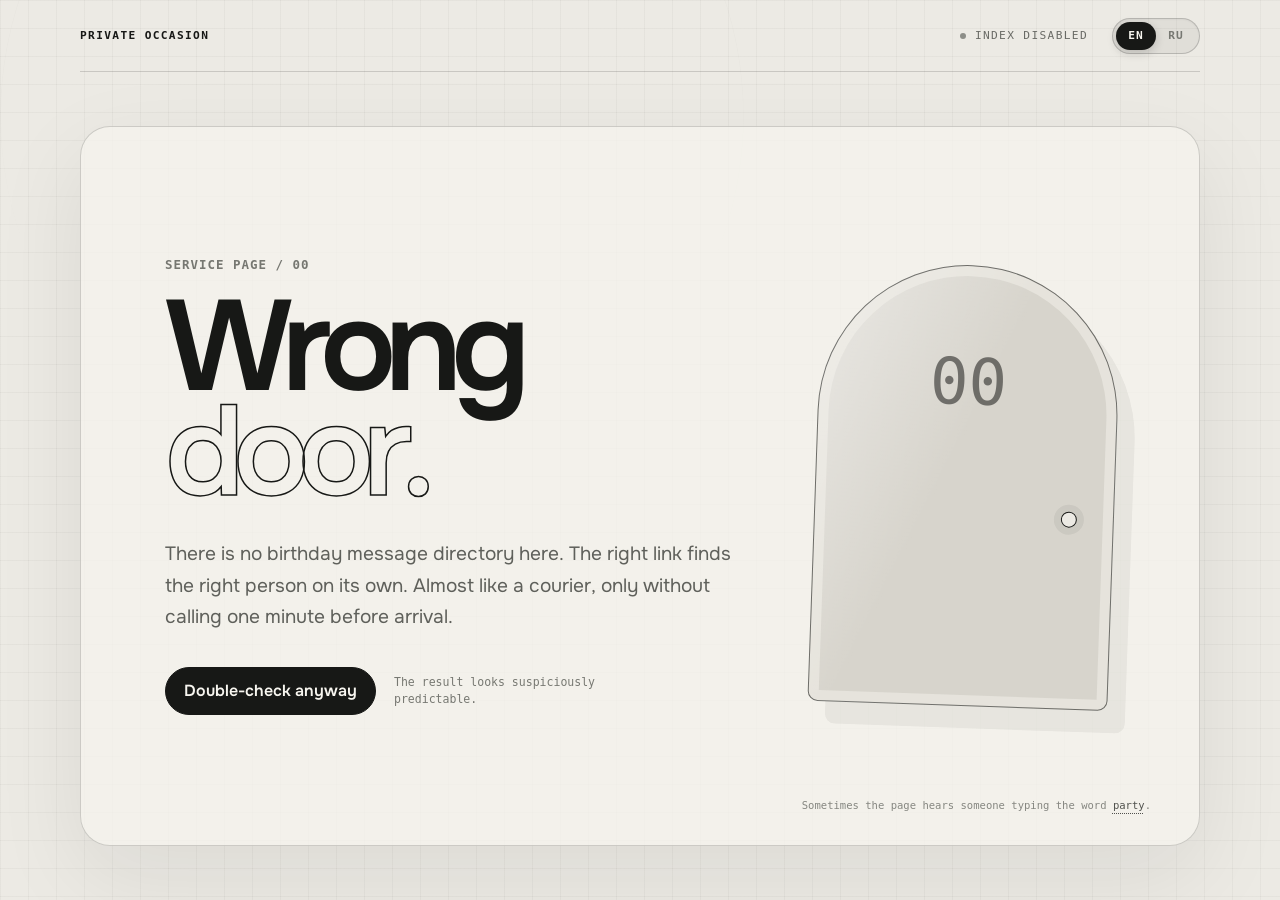
<file: index.html>
<!doctype html>
<html lang="en">
  <head>
    <meta charset="utf-8">
    <meta name="viewport" content="width=device-width, initial-scale=1">
    <meta name="theme-color" content="#eceae4">
    <meta name="robots" content="noindex, nofollow">
    <meta
      name="description"
      content="A private service page for personal birthday messages."
      data-home-description
    >
    <title>Wrong door</title>
    <link rel="stylesheet" href="assets/css/style.css">
  </head>
  <body class="birthday-home" data-home-sequence="party">
    <header class="birthday-home__header site-shell">
      <a
        class="birthday-home__brand"
        href="./"
        aria-label="Home"
        data-home-brand
      >
        private occasion
      </a>
      <div class="birthday-home__header-tools">
        <span class="birthday-home__status">index disabled</span>
        <div
          class="birthday-home__language"
          role="group"
          aria-label="Language"
          data-language="en"
          data-home-language
        >
          <span class="birthday-home__language-indicator" aria-hidden="true"></span>
          <button type="button" aria-pressed="true" data-home-lang="en">EN</button>
          <button type="button" aria-pressed="false" data-home-lang="ru">RU</button>
        </div>
      </div>
    </header>

    <main class="birthday-home__main site-shell">
      <section class="birthday-home__stage" aria-labelledby="page-title">
        <div class="birthday-home__content">
          <p class="birthday-home__eyebrow" data-home-eyebrow>service page / 00</p>
          <h1 id="page-title" data-home-title>Wrong<br><span>door.</span></h1>
          <p class="birthday-home__copy" data-home-copy>
            There is no birthday message directory here. The right link finds
            the right person on its own. Almost like a courier, only without
            calling one minute before arrival.
          </p>

          <div class="birthday-home__check">
            <button class="birthday-home__button" type="button" data-home-check>
              Double-check anyway
            </button>
            <p class="birthday-home__reply" role="status" aria-live="polite" data-home-reply>
              The result looks suspiciously predictable.
            </p>
          </div>
        </div>

        <div class="birthday-home__door" aria-hidden="true">
          <span class="birthday-home__door-number">00</span>
          <span class="birthday-home__handle"></span>
        </div>

        <p class="birthday-home__hint" data-home-hint>
          Sometimes the page hears someone typing the word <span>party</span>.
        </p>
      </section>
    </main>

    <div class="birthday-home__secret" data-home-secret aria-hidden="true">
      <button
        class="birthday-home__secret-close"
        type="button"
        aria-label="Close the Easter egg"
        data-home-secret-close
      >
        ×
      </button>
      <p data-home-secret-label>secret protocol activated</p>
      <strong data-home-secret-title>Fine. The party exists.</strong>
      <span data-home-secret-copy>But you will still have to ask someone for the link.</span>
    </div>

    <script src="assets/js/main.js"></script>
  </body>
</html>
</file>
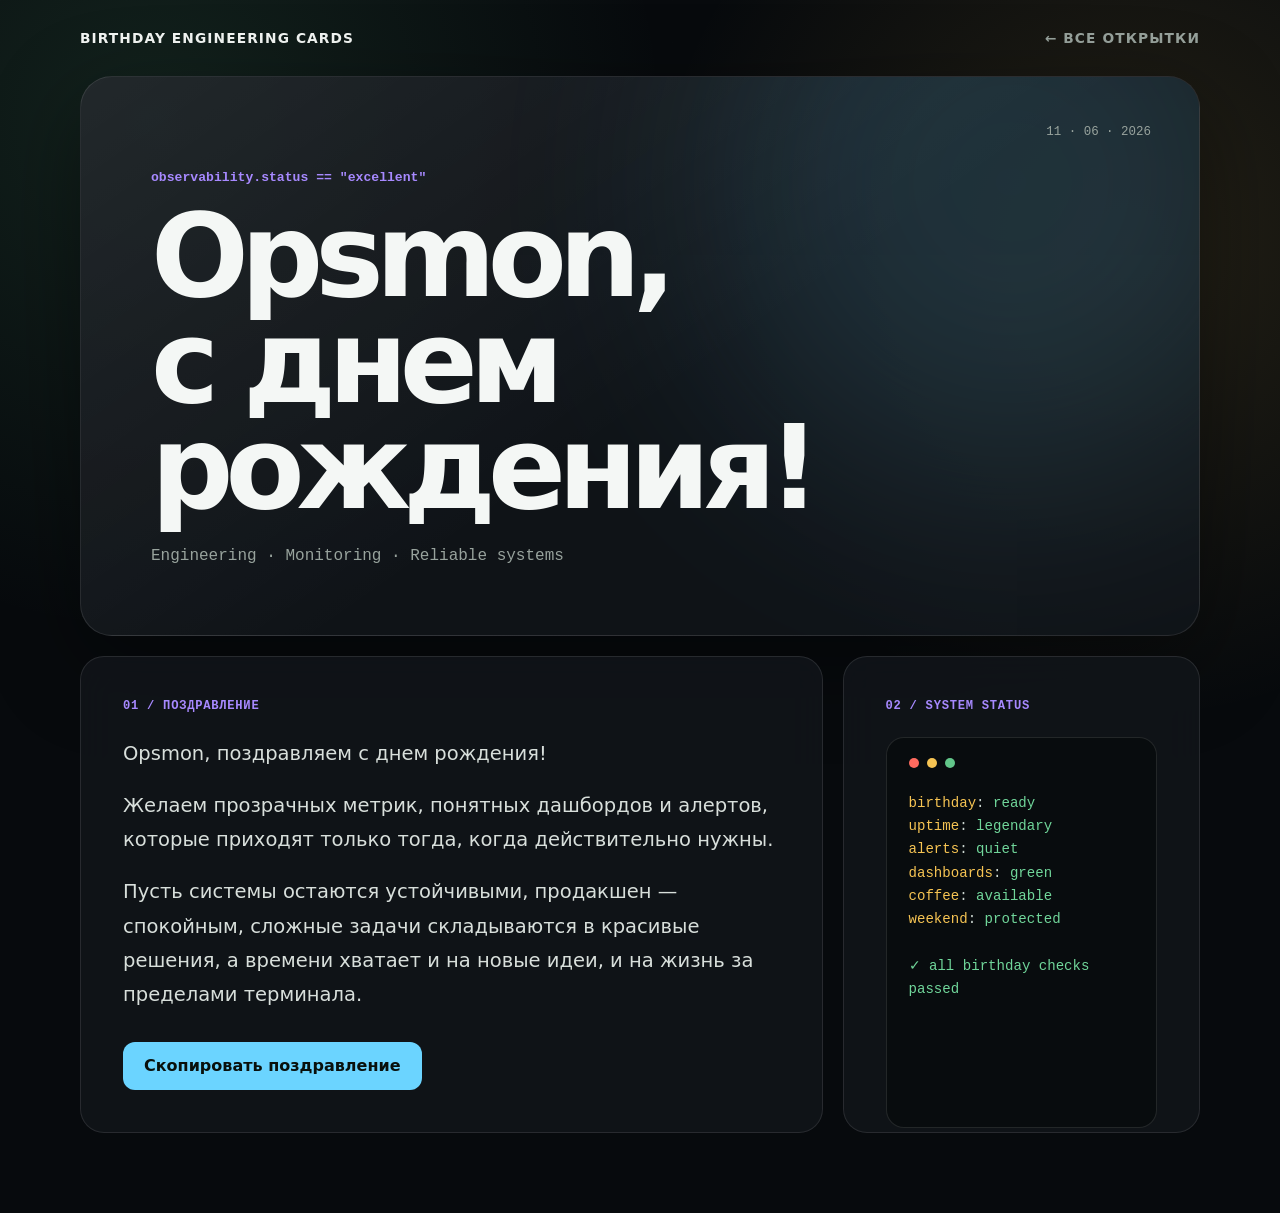
<file: opsmon/index.html>
<!doctype html>
<html lang="ru">
  <head>
    <meta charset="utf-8">
    <meta name="viewport" content="width=device-width, initial-scale=1">
    <meta name="theme-color" content="#070a0d">
    <meta name="description" content="Инженерная открытка ко дню рождения Opsmon.">
    <title>Opsmon, с днем рождения!</title>
    <link rel="stylesheet" href="../assets/css/style.css">
  </head>
  <body class="card-page card-page--opsmon">
    <header class="site-header site-shell">
      <a class="brand" href="../">Birthday Engineering Cards</a>
      <a class="back-link" href="../">← Все открытки</a>
    </header>

    <main class="site-shell">
      <section class="birthday-hero" aria-labelledby="birthday-title">
        <p class="hero-date">11 · 06 · 2026</p>
        <div>
          <p class="hero-kicker">observability.status == "excellent"</p>
          <h1 class="birthday-title" id="birthday-title">Opsmon,<br>с днем рождения!</h1>
          <p class="birthday-subtitle">Engineering · Monitoring · Reliable systems</p>
        </div>
      </section>

      <div class="content-grid">
        <section class="panel" aria-labelledby="greeting-heading">
          <p class="panel-label" id="greeting-heading">01 / Поздравление</p>
          <div class="greeting-text" id="opsmon-greeting">
            <p>Opsmon, поздравляем с днем рождения!</p>
            <p>
              Желаем прозрачных метрик, понятных дашбордов и алертов, которые
              приходят только тогда, когда действительно нужны.
            </p>
            <p>
              Пусть системы остаются устойчивыми, продакшен — спокойным,
              сложные задачи складываются в красивые решения, а времени хватает
              и на новые идеи, и на жизнь за пределами терминала.
            </p>
          </div>
          <div class="button-row">
            <button class="button" type="button" data-copy-target="#opsmon-greeting">
              Скопировать поздравление
            </button>
          </div>
        </section>

        <aside class="panel" aria-label="Инженерный статус">
          <p class="panel-label">02 / System status</p>
          <div class="terminal">
            <pre><span class="key">birthday</span>: <span class="value">ready</span>
<span class="key">uptime</span>: <span class="value">legendary</span>
<span class="key">alerts</span>: <span class="value">quiet</span>
<span class="key">dashboards</span>: <span class="value">green</span>
<span class="key">coffee</span>: <span class="value">available</span>
<span class="key">weekend</span>: <span class="value">protected</span>

<span class="value">✓ all birthday checks passed</span></pre>
          </div>
        </aside>
      </div>
    </main>

    <div class="copy-toast" role="status" aria-live="polite" data-toast></div>
    <script src="../assets/js/main.js"></script>
  </body>
</html>
</file>
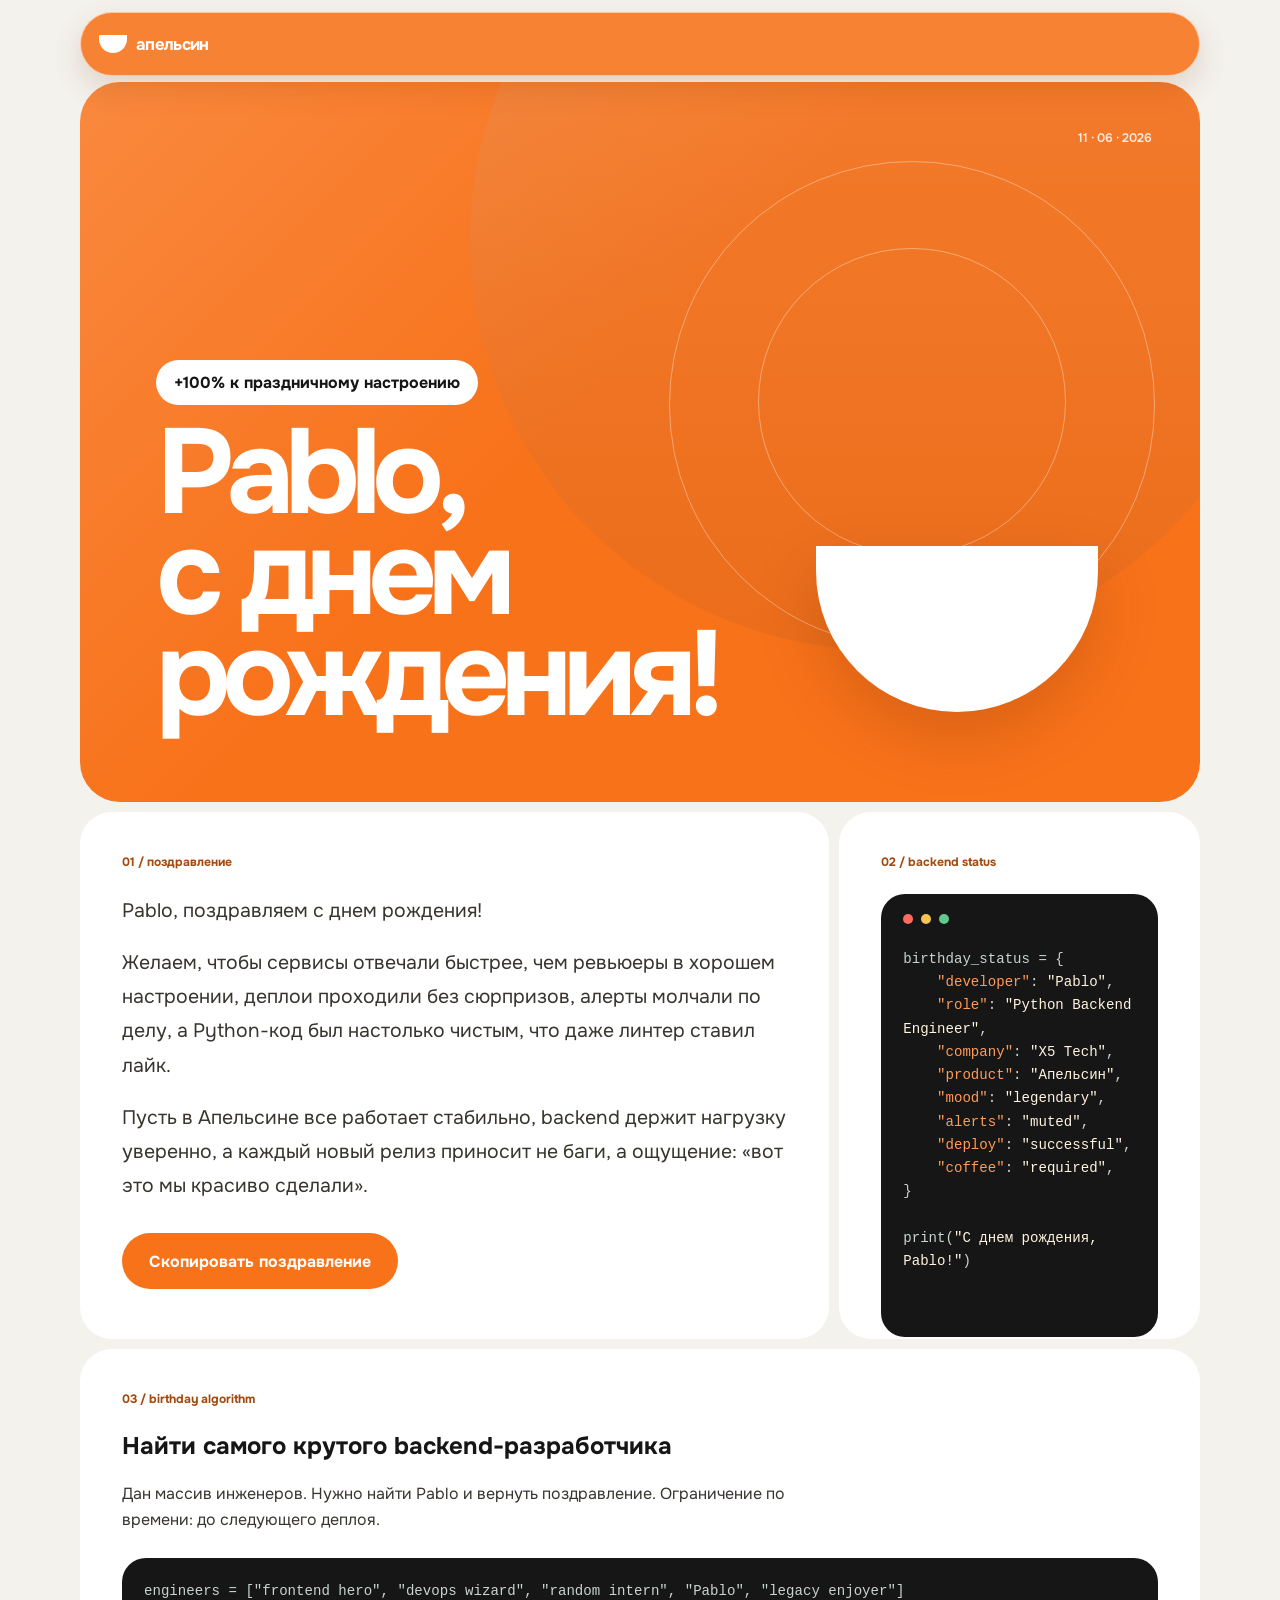
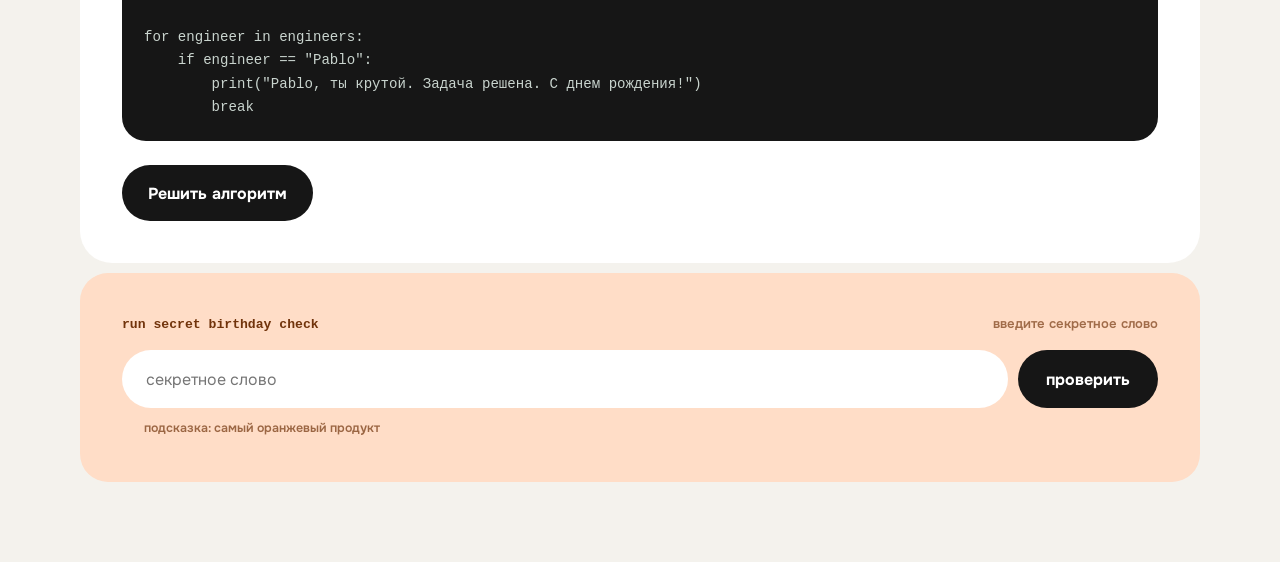
<file: pablo/index.html>
<!doctype html>
<html lang="ru">
  <head>
    <meta charset="utf-8">
    <meta name="viewport" content="width=device-width, initial-scale=1">
    <meta name="theme-color" content="#f8721a">
    <meta
      name="description"
      content="Персональная инженерная открытка ко дню рождения Pablo."
    >
    <title>Pablo, с днем рождения!</title>
    <link rel="stylesheet" href="../assets/css/style.css">
  </head>
  <body class="card-page card-page--pablo">
    <header class="site-header site-shell pablo-header">
      <a class="brand pablo-brand" href="../">
        <span class="pablo-brand__fruit" aria-hidden="true"></span>
        апельсин
      </a>
    </header>

    <main class="site-shell">
      <section class="birthday-hero" aria-labelledby="birthday-title">
        <span class="orange-orbit orange-orbit--one" aria-hidden="true"></span>
        <span class="orange-orbit orange-orbit--two" aria-hidden="true"></span>
        <span class="orange-character" aria-hidden="true"></span>
        <p class="hero-date">11 · 06 · 2026</p>
        <div>
          <p class="hero-kicker">+100% к праздничному настроению</p>
          <h1 class="birthday-title" id="birthday-title">Pablo,<br>с днем<br>рождения!</h1>
        </div>
      </section>

      <div class="content-grid">
        <section class="panel" aria-labelledby="greeting-heading">
          <p class="panel-label" id="greeting-heading">01 / поздравление</p>
          <div class="greeting-text" id="pablo-greeting">
            <p>Pablo, поздравляем с днем рождения!</p>
            <p>
              Желаем, чтобы сервисы отвечали быстрее, чем ревьюеры в хорошем
              настроении, деплои проходили без сюрпризов, алерты молчали по делу,
              а Python-код был настолько чистым, что даже линтер ставил лайк.
            </p>
            <p>
              Пусть в Апельсине все работает стабильно, backend держит нагрузку
              уверенно, а каждый новый релиз приносит не баги, а ощущение:
              «вот это мы красиво сделали».
            </p>
          </div>
          <div class="button-row">
            <button class="button" type="button" data-copy-target="#pablo-greeting">
              Скопировать поздравление
            </button>
          </div>
        </section>

        <aside class="panel" aria-label="Backend birthday status">
          <p class="panel-label">02 / backend status</p>
          <div class="terminal">
            <pre>birthday_status = {
    <span class="key">"developer"</span>: <span class="value">"Pablo"</span>,
    <span class="key">"role"</span>: <span class="value">"Python Backend Engineer"</span>,
    <span class="key">"company"</span>: <span class="value">"X5 Tech"</span>,
    <span class="key">"product"</span>: <span class="value">"Апельсин"</span>,
    <span class="key">"mood"</span>: <span class="value">"legendary"</span>,
    <span class="key">"alerts"</span>: <span class="value">"muted"</span>,
    <span class="key">"deploy"</span>: <span class="value">"successful"</span>,
    <span class="key">"coffee"</span>: <span class="value">"required"</span>,
}

print(<span class="value">"С днем рождения, Pablo!"</span>)</pre>
          </div>
        </aside>

        <section class="panel panel--wide" aria-labelledby="algorithm-heading">
          <p class="panel-label">03 / birthday algorithm</p>
          <h2 id="algorithm-heading">Найти самого крутого backend-разработчика</h2>
          <p class="algorithm-intro">
            Дан массив инженеров. Нужно найти Pablo и вернуть поздравление.
            Ограничение по времени: до следующего деплоя.
          </p>
          <pre class="algorithm-code code-block">engineers = ["frontend hero", "devops wizard", "random intern", "Pablo", "legacy enjoyer"]

for engineer in engineers:
    if engineer == "Pablo":
        print("Pablo, ты крутой. Задача решена. С днем рождения!")
        break</pre>
          <button
            class="button button--secondary"
            type="button"
            data-reveal="#algorithm-result"
            data-reveal-label="Задача решена ✓"
            aria-expanded="false"
          >
            Решить алгоритм
          </button>

          <div class="result" id="algorithm-result" aria-hidden="true">
            <div>
              <div class="result-card">
                <p><strong>Algorithm completed successfully.</strong></p>
                <p>Pablo найден за O(n), но уважение к нему работает за O(∞).</p>
                <p>
                  Pablo, ты крутой backend-разработчик, который умеет превращать
                  сложные задачи в понятный код, держать сервисы в тонусе и
                  спокойно смотреть на продакшен, даже когда где-то рядом
                  начинает пахнуть hotfix'ом.
                </p>
                <p>
                  С днем рождения! Пусть задачки решаются быстро, баги находятся
                  сами, а жизнь компилируется без ошибок.
                </p>
              </div>
            </div>
          </div>
        </section>
      </div>

      <form
        class="secret-row secret-form"
        data-secret-form
        data-secret-answer="апельсин"
        data-secret-target="#secret-result"
      >
        <label class="secret-form__label" for="secret-word">
          run secret birthday check
          <span>введите секретное слово</span>
        </label>
        <div class="secret-form__controls">
          <input
            class="secret-input"
            id="secret-word"
            name="secret-word"
            type="text"
            placeholder="секретное слово"
            autocomplete="off"
            spellcheck="false"
            required
          >
          <button class="secret-submit" type="submit">проверить</button>
        </div>
        <p class="secret-message" role="status" aria-live="polite" data-secret-message>
          подсказка: самый оранжевый продукт
        </p>
      </form>

      <div class="result secret-log" id="secret-result" aria-hidden="true">
        <div>
          <div class="result-card">
            <p>[INFO] Searching for strong backend engineers...</p>
            <p class="log-ok">[OK] Pablo found</p>
            <p class="log-ok">[OK] Python skill confirmed</p>
            <p class="log-ok">[OK] Энергия Апельсина обнаружена</p>
            <p><strong>[RESULT] Birthday respect level: MAX</strong></p>
            <p>
              Вердикт системы: поздравить обязательно. Причина: пишет на Python,
              держит backend, не боится продакшена.
            </p>
          </div>
        </div>
      </div>
    </main>

    <div class="copy-toast" role="status" aria-live="polite" data-toast></div>
    <script src="../assets/js/main.js"></script>
  </body>
</html>
</file>
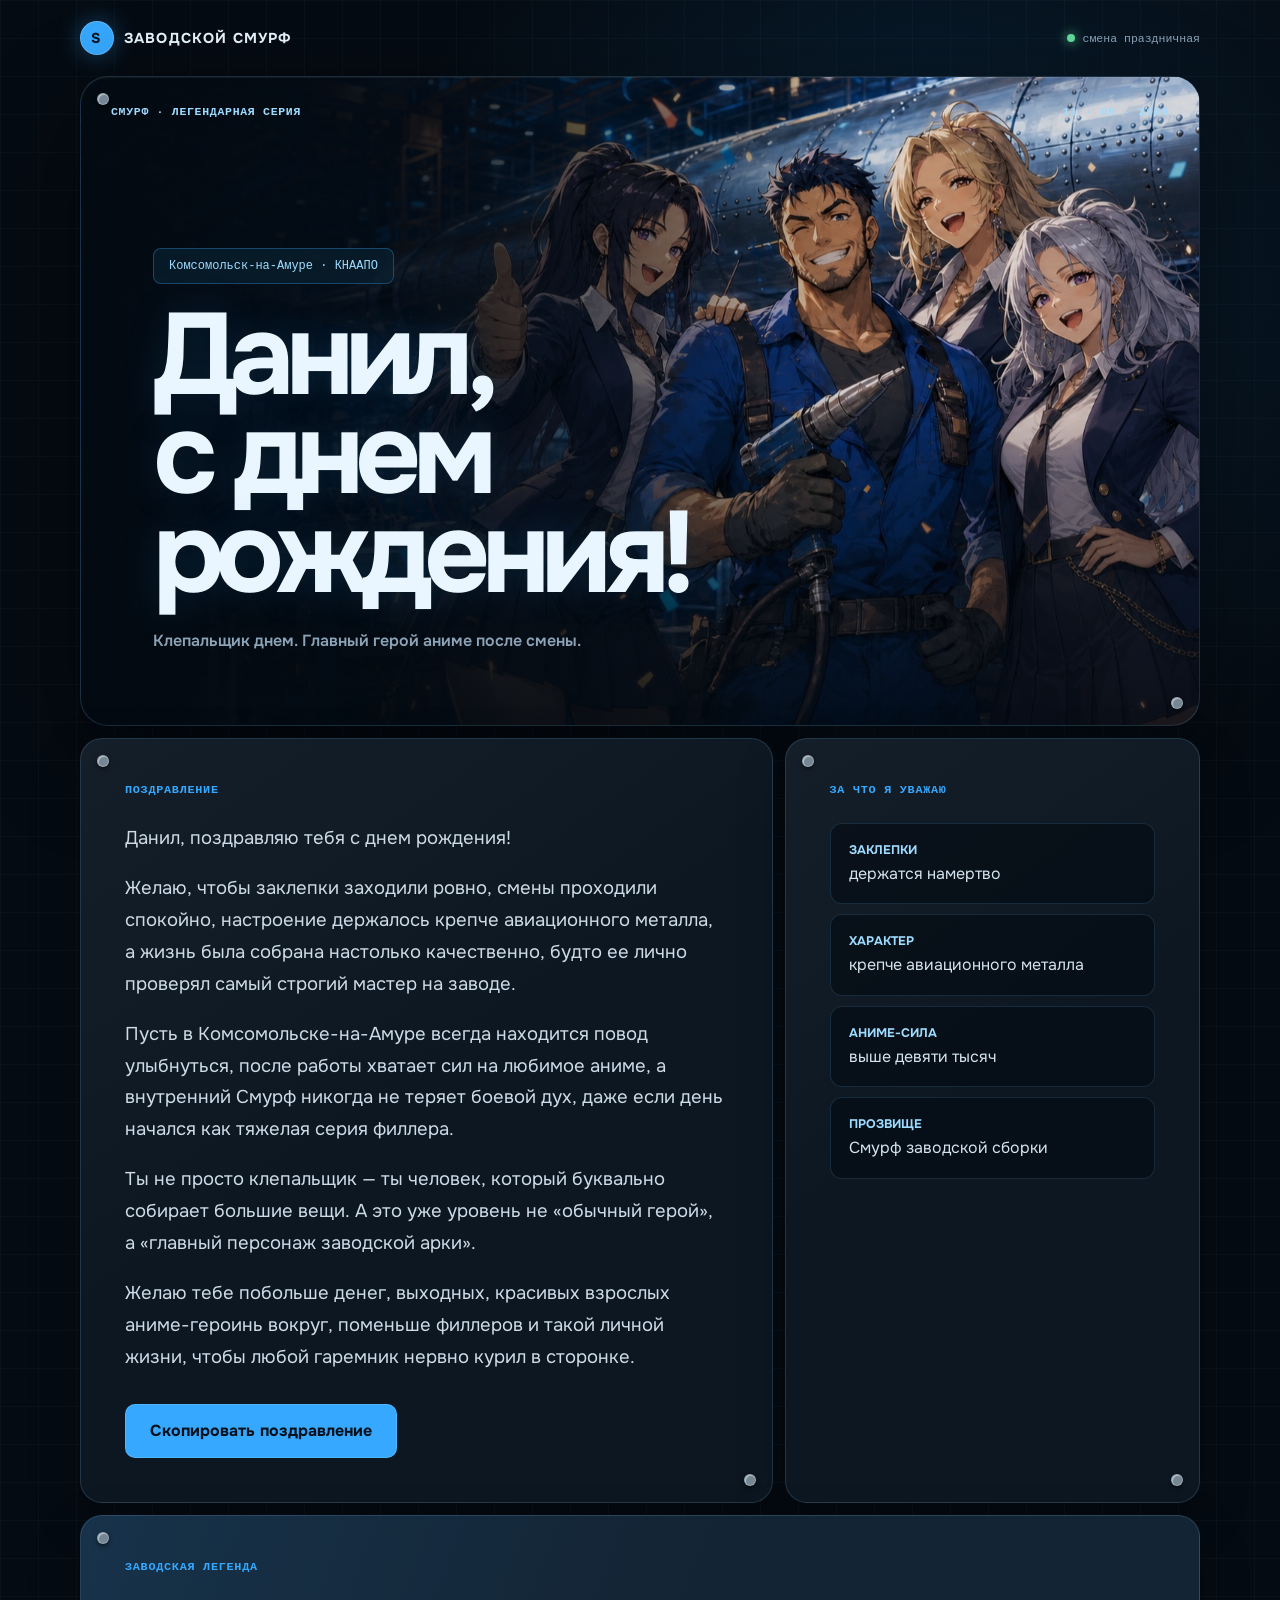
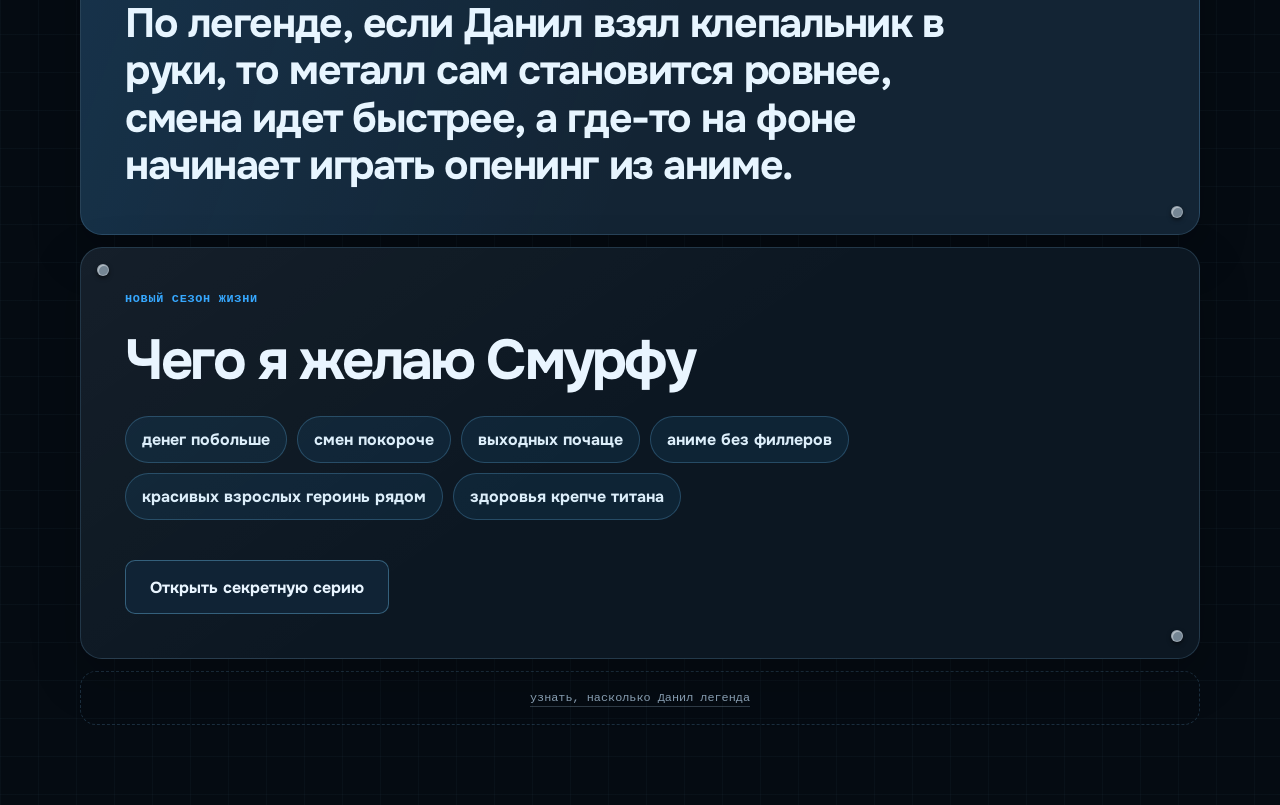
<file: smurf/index.html>
<!doctype html>
<html lang="ru">
  <head>
    <meta charset="utf-8">
    <meta name="viewport" content="width=device-width, initial-scale=1">
    <meta name="theme-color" content="#07111c">
    <meta
      name="description"
      content="Заводская поздравительная открытка ко дню рождения Данила по прозвищу Смурф."
    >
    <title>Данил, с днем рождения!</title>
    <link rel="stylesheet" href="../assets/css/style.css">
  </head>
  <body class="smurf-page" data-key-sequence="anime" data-key-target="#anime-modal">
    <header class="smurf-header site-shell">
      <a class="smurf-logo" href="../">
        <span class="smurf-logo__mark" aria-hidden="true">S</span>
        заводской смурф
      </a>
      <span class="smurf-header__status">смена праздничная</span>
    </header>

    <main class="site-shell smurf-main">
      <section class="smurf-hero" aria-labelledby="smurf-title">
        <div class="smurf-hero__meta">
          <span>Смурф · легендарная серия</span>
          <span>11 · 06 · 2026</span>
        </div>
        <div class="smurf-hero__content">
          <p class="smurf-kicker">Комсомольск-на-Амуре · КНААПО</p>
          <h1 id="smurf-title">Данил,<br>с днем<br>рождения!</h1>
          <p class="smurf-subtitle">
            Клепальщик днем. Главный герой аниме после смены.
          </p>
        </div>
      </section>

      <div class="smurf-grid">
        <section class="smurf-panel smurf-panel--greeting" aria-labelledby="smurf-greeting-label">
          <p class="smurf-panel__label" id="smurf-greeting-label">Поздравление</p>
          <div class="smurf-greeting" id="smurf-greeting">
            <p>Данил, поздравляю тебя с днем рождения!</p>
            <p>
              Желаю, чтобы заклепки заходили ровно, смены проходили спокойно,
              настроение держалось крепче авиационного металла, а жизнь была
              собрана настолько качественно, будто ее лично проверял самый
              строгий мастер на заводе.
            </p>
            <p>
              Пусть в Комсомольске-на-Амуре всегда находится повод улыбнуться,
              после работы хватает сил на любимое аниме, а внутренний Смурф
              никогда не теряет боевой дух, даже если день начался как тяжелая
              серия филлера.
            </p>
            <p>
              Ты не просто клепальщик — ты человек, который буквально собирает
              большие вещи. А это уже уровень не «обычный герой», а «главный
              персонаж заводской арки».
            </p>
            <p>
              Желаю тебе побольше денег, выходных, красивых взрослых аниме-героинь
              вокруг, поменьше филлеров и такой личной жизни, чтобы любой
              гаремник нервно курил в сторонке.
            </p>
          </div>
          <button class="smurf-button" type="button" data-copy-target="#smurf-greeting">
            Скопировать поздравление
          </button>
        </section>

        <aside class="smurf-panel smurf-panel--status" aria-label="За что я уважаю Данила">
          <p class="smurf-panel__label">За что я уважаю</p>
          <div class="smurf-facts">
            <div><strong>Заклепки</strong><span>держатся намертво</span></div>
            <div><strong>Характер</strong><span>крепче авиационного металла</span></div>
            <div><strong>Аниме-сила</strong><span>выше девяти тысяч</span></div>
            <div><strong>Прозвище</strong><span>Смурф заводской сборки</span></div>
          </div>
        </aside>

        <section class="smurf-panel smurf-panel--legend">
          <p class="smurf-panel__label">Заводская легенда</p>
          <blockquote>
            По легенде, если Данил взял клепальник в руки, то металл сам
            становится ровнее, смена идет быстрее, а где-то на фоне начинает
            играть опенинг из аниме.
          </blockquote>
        </section>

        <section class="smurf-panel smurf-panel--episode" aria-labelledby="smurf-episode-title">
          <p class="smurf-panel__label">Новый сезон жизни</p>
          <h2 id="smurf-episode-title">Чего я желаю Смурфу</h2>
          <div class="smurf-wishes">
            <span>денег побольше</span>
            <span>смен покороче</span>
            <span>выходных почаще</span>
            <span>аниме без филлеров</span>
            <span>красивых взрослых героинь рядом</span>
            <span>здоровья крепче титана</span>
          </div>
          <button
            class="smurf-button smurf-button--dark"
            type="button"
            data-reveal="#smurf-episode-result"
            data-reveal-label="Серия открыта ✓"
            aria-expanded="false"
          >
            Открыть секретную серию
          </button>
          <div class="result" id="smurf-episode-result" aria-hidden="true">
            <div>
              <div class="smurf-result">
                <p><strong>Серия: «Смурф и гаремная арка заводского масштаба»</strong></p>
                <p>
                  Главный герой заканчивает смену, выходит из цеха, а там его
                  уже ждут взрослые аниме-красавицы, холодное пиво, вкусная еда
                  и ни одной срочной заклепки до понедельника.
                </p>
                <p>
                  Финал серии: Данил доволен, завод стоит, самолет собран,
                  настроение легендарное. Продолжение следует.
                </p>
              </div>
            </div>
          </div>
        </section>
      </div>

      <div class="smurf-scan-row">
        <button
          class="smurf-scan-trigger"
          type="button"
          data-reveal="#smurf-scan-result"
          data-reveal-label="уровень смурфа подтвержден"
          aria-expanded="false"
        >
          узнать, насколько Данил легенда
        </button>
      </div>

      <div class="result smurf-scan-result" id="smurf-scan-result" aria-hidden="true">
        <div>
          <div class="smurf-result smurf-result--scan">
            <p><strong>Перед нами не обычный Смурф.</strong></p>
            <p>
              Перед нами Смурф заводской сборки: днем собирает самолеты, вечером
              смотрит аниме, а между делом умудряется не терять чувство юмора.
            </p>
            <p>
              Редкость: легендарная. Класс: клепальщик. Особый навык: пережить
              смену и все равно найти силы еще на пять серий подряд.
            </p>
            <p><strong>Вердикт: налить, накормить и поздравить немедленно.</strong></p>
          </div>
        </div>
      </div>
    </main>

    <div class="anime-modal" id="anime-modal" role="dialog" aria-modal="true" aria-hidden="true">
      <div class="anime-modal__backdrop" data-modal-close></div>
      <div class="anime-modal__card" role="document">
        <button class="anime-modal__close" type="button" aria-label="Закрыть" data-modal-close>×</button>
        <p class="anime-modal__badge">секретная серия открыта</p>
        <h2>Аниме-режим включен!</h2>
        <p>Данил активировал режим главного героя гаремной арки.</p>
        <p>
          Следующая серия: «Смурф, завод и взрослые аниме-красавицы, которые
          пришли поздравить его лично».
        </p>
        <div class="anime-modal__speedlines" aria-hidden="true"></div>
      </div>
    </div>

    <div class="copy-toast" role="status" aria-live="polite" data-toast></div>
    <script src="../assets/js/main.js"></script>
  </body>
</html>
</file>
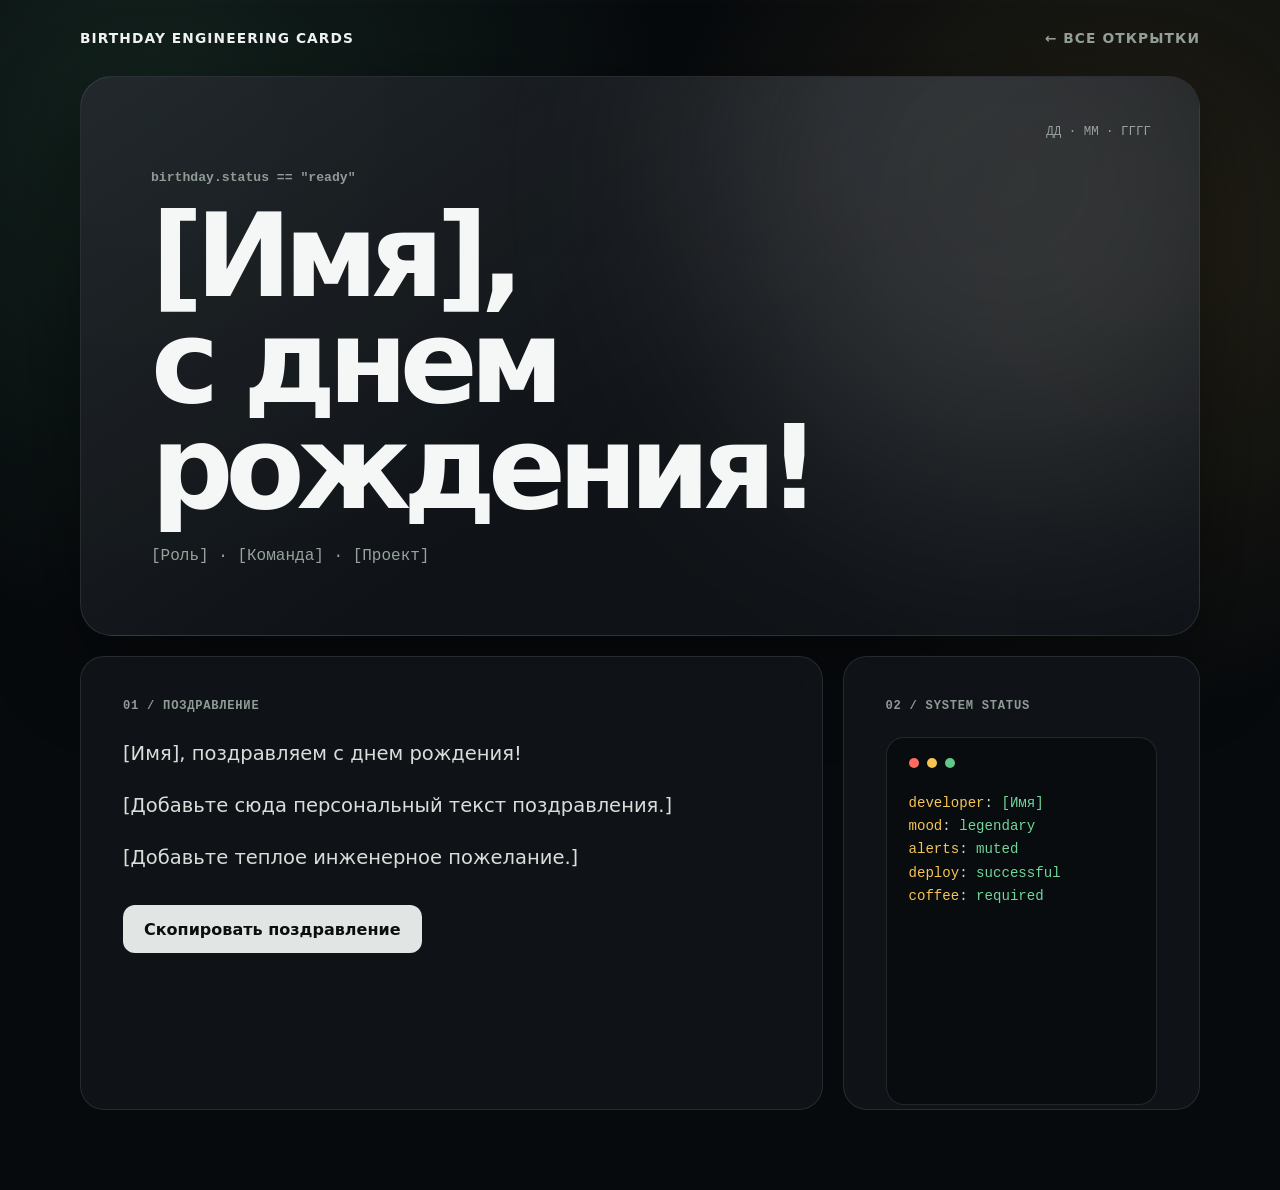
<file: cards/template/index.html>
<!doctype html>
<html lang="ru">
  <head>
    <meta charset="utf-8">
    <meta name="viewport" content="width=device-width, initial-scale=1">
    <meta name="theme-color" content="#070a0d">
    <meta name="description" content="Персональная инженерная открытка.">
    <title>[Имя], с днем рождения!</title>
    <link rel="stylesheet" href="../../assets/css/style.css">
  </head>
  <body class="card-page card-page--template">
    <header class="site-header site-shell">
      <a class="brand" href="../../">Birthday Engineering Cards</a>
      <a class="back-link" href="../../">← Все открытки</a>
    </header>

    <main class="site-shell">
      <section class="birthday-hero" aria-labelledby="birthday-title">
        <p class="hero-date">ДД · ММ · ГГГГ</p>
        <div>
          <p class="hero-kicker">birthday.status == "ready"</p>
          <h1 class="birthday-title" id="birthday-title">[Имя],<br>с днем рождения!</h1>
          <p class="birthday-subtitle">[Роль] · [Команда] · [Проект]</p>
        </div>
      </section>

      <div class="content-grid">
        <section class="panel" aria-labelledby="greeting-heading">
          <p class="panel-label" id="greeting-heading">01 / Поздравление</p>
          <div class="greeting-text" id="template-greeting">
            <p>[Имя], поздравляем с днем рождения!</p>
            <p>[Добавьте сюда персональный текст поздравления.]</p>
            <p>[Добавьте теплое инженерное пожелание.]</p>
          </div>
          <div class="button-row">
            <button class="button" type="button" data-copy-target="#template-greeting">
              Скопировать поздравление
            </button>
          </div>
        </section>

        <aside class="panel" aria-label="Birthday status">
          <p class="panel-label">02 / System status</p>
          <div class="terminal">
            <pre><span class="key">developer</span>: <span class="value">[Имя]</span>
<span class="key">mood</span>: <span class="value">legendary</span>
<span class="key">alerts</span>: <span class="value">muted</span>
<span class="key">deploy</span>: <span class="value">successful</span>
<span class="key">coffee</span>: <span class="value">required</span></pre>
          </div>
        </aside>
      </div>
    </main>

    <div class="copy-toast" role="status" aria-live="polite" data-toast></div>
    <script src="../../assets/js/main.js"></script>
  </body>
</html>
</file>
<file: assets/css/style.css>
@font-face {
  font-family: Onest;
  src: url("../fonts/Onest-Regular.otf") format("opentype");
  font-weight: 400;
  font-display: swap;
}

@font-face {
  font-family: Onest;
  src: url("../fonts/Onest-SemiBold.otf") format("opentype");
  font-weight: 600;
  font-display: swap;
}

@font-face {
  font-family: Onest;
  src: url("../fonts/Onest-Bold.otf") format("opentype");
  font-weight: 700 900;
  font-display: swap;
}

:root {
  color-scheme: dark;
  --bg: #070a0d;
  --surface: rgba(18, 23, 27, 0.78);
  --surface-strong: #11171b;
  --line: rgba(255, 255, 255, 0.1);
  --text: #f4f7f5;
  --muted: #98a39d;
  --accent: #f6c453;
  --accent-2: #62c78a;
  --accent-soft: rgba(246, 196, 83, 0.14);
  --danger: #ff8b70;
  --radius: 24px;
  --shadow: 0 28px 90px rgba(0, 0, 0, 0.42);
  font-family:
    Inter, ui-sans-serif, system-ui, -apple-system, BlinkMacSystemFont, "Segoe UI",
    sans-serif;
}

* {
  box-sizing: border-box;
}

html {
  min-width: 320px;
  scroll-behavior: smooth;
}

body {
  min-height: 100vh;
  margin: 0;
  color: var(--text);
  background:
    radial-gradient(circle at 12% 10%, rgba(98, 199, 138, 0.13), transparent 32rem),
    radial-gradient(circle at 88% 20%, rgba(246, 196, 83, 0.12), transparent 30rem),
    var(--bg);
  overflow-x: hidden;
}

body::before {
  position: fixed;
  inset: 0;
  z-index: -2;
  content: "";
  opacity: 0.24;
  background-image:
    linear-gradient(rgba(255, 255, 255, 0.025) 1px, transparent 1px),
    linear-gradient(90deg, rgba(255, 255, 255, 0.025) 1px, transparent 1px);
  background-size: 42px 42px;
  mask-image: linear-gradient(to bottom, black, transparent 80%);
}

a {
  color: inherit;
}

button,
a {
  -webkit-tap-highlight-color: transparent;
}

button {
  font: inherit;
}

.site-shell {
  width: min(1120px, calc(100% - 32px));
  margin: 0 auto;
}

.site-header {
  display: flex;
  align-items: center;
  justify-content: space-between;
  min-height: 76px;
}

.brand,
.back-link {
  color: var(--text);
  font-size: 0.86rem;
  font-weight: 750;
  letter-spacing: 0.08em;
  text-decoration: none;
  text-transform: uppercase;
}

.back-link {
  color: var(--muted);
  transition: color 180ms ease;
}

.back-link:hover {
  color: var(--text);
}

.home-main {
  display: grid;
  align-content: center;
  min-height: calc(100vh - 152px);
  padding: 56px 0 80px;
}

.eyebrow {
  display: inline-flex;
  align-items: center;
  gap: 8px;
  margin: 0 0 18px;
  color: var(--accent-2);
  font-family: "SFMono-Regular", Consolas, "Liberation Mono", monospace;
  font-size: 0.78rem;
  font-weight: 700;
  letter-spacing: 0.08em;
  text-transform: uppercase;
}

.eyebrow::before {
  width: 8px;
  height: 8px;
  border-radius: 50%;
  background: currentColor;
  box-shadow: 0 0 18px currentColor;
  content: "";
}

.hero-title {
  max-width: 850px;
  margin: 0;
  font-size: clamp(3rem, 9vw, 7.8rem);
  line-height: 0.91;
  letter-spacing: -0.07em;
}

.hero-copy {
  max-width: 620px;
  margin: 30px 0 0;
  color: var(--muted);
  font-size: clamp(1.05rem, 2vw, 1.35rem);
  line-height: 1.65;
}

.cards-grid {
  display: grid;
  grid-template-columns: repeat(2, minmax(0, 1fr));
  gap: 18px;
  margin-top: 64px;
}

.person-card {
  position: relative;
  min-height: 230px;
  padding: 28px;
  border: 1px solid var(--line);
  border-radius: var(--radius);
  background: linear-gradient(145deg, rgba(255, 255, 255, 0.055), rgba(255, 255, 255, 0.015));
  box-shadow: var(--shadow);
  text-decoration: none;
  overflow: hidden;
  transition:
    border-color 180ms ease,
    transform 180ms ease;
}

.person-card::after {
  position: absolute;
  right: -20%;
  bottom: -50%;
  width: 270px;
  height: 270px;
  border-radius: 50%;
  background: var(--card-glow, var(--accent));
  filter: blur(85px);
  opacity: 0.13;
  content: "";
}

.person-card:hover {
  border-color: rgba(255, 255, 255, 0.22);
  transform: translateY(-5px);
}

.person-card__number {
  color: var(--muted);
  font-family: "SFMono-Regular", Consolas, monospace;
  font-size: 0.78rem;
}

.person-card h2 {
  margin: 52px 0 8px;
  font-size: clamp(1.8rem, 4vw, 2.8rem);
  letter-spacing: -0.04em;
}

.person-card p {
  margin: 0;
  color: var(--muted);
}

.person-card__arrow {
  position: absolute;
  right: 28px;
  bottom: 26px;
  color: var(--accent);
  font-size: 1.4rem;
}

.site-footer {
  padding: 26px 0;
  color: var(--muted);
  font-size: 0.82rem;
}

.card-page {
  --page-accent: var(--accent);
  --page-accent-2: var(--accent-2);
  padding-bottom: 80px;
}

.card-page--opsmon {
  --page-accent: #6bd4ff;
  --page-accent-2: #a789ff;
}

.card-page--template {
  --page-accent: #e1e5e3;
  --page-accent-2: #8f9b95;
}

.card-page--pablo {
  --page-accent: #f8721a;
  --page-accent-2: #f8721a;
  --orange-ink: #161616;
  --orange-bg: #f4f2ed;
  --orange-card: #ffffff;
  --orange-line: rgba(22, 22, 22, 0.12);
  color-scheme: light;
  color: var(--orange-ink);
  background: var(--orange-bg);
  font-family: Onest, "Arial Rounded MT Bold", Arial, sans-serif;
}

.card-page--pablo::before {
  display: none;
}

.card-page--pablo .pablo-header {
  position: sticky;
  top: 12px;
  z-index: 20;
  min-height: 64px;
  margin-bottom: 18px;
  justify-content: flex-start;
  padding: 8px 18px;
  border: 1px solid rgba(255, 255, 255, 0.55);
  border-radius: 999px;
  background: rgba(248, 114, 26, 0.88);
  box-shadow: 0 12px 30px rgba(119, 49, 3, 0.16);
  backdrop-filter: blur(14px);
}

.card-page--pablo .pablo-brand {
  display: inline-flex;
  align-items: center;
  gap: 9px;
  color: white;
  font-size: 1.05rem;
  font-weight: 800;
  letter-spacing: -0.04em;
  text-transform: lowercase;
}

.pablo-brand__fruit {
  position: relative;
  width: 28px;
  height: 18px;
  overflow: hidden;
}

.pablo-brand__fruit::before {
  position: absolute;
  inset: 0;
  border-radius: 0 0 999px 999px;
  background: white;
  content: "";
}

.card-page--pablo .birthday-hero {
  min-height: min(720px, calc(100vh - 120px));
  padding: clamp(30px, 6vw, 76px);
  border: 0;
  border-radius: 40px;
  color: white;
  background:
    linear-gradient(135deg, rgba(255, 255, 255, 0.16), transparent 45%),
    #f8721a;
  box-shadow: none;
}

.card-page--pablo .birthday-hero::before {
  top: -35%;
  right: -8%;
  width: min(70vw, 820px);
  height: min(70vw, 820px);
  background: linear-gradient(145deg, rgba(255, 255, 255, 0.78), #9b3d01);
  filter: none;
  opacity: 0.16;
  transform: rotate(35deg);
  animation: orange-float 8s ease-in-out infinite;
}

.card-page--pablo .birthday-title {
  position: relative;
  z-index: 3;
  max-width: 790px;
  font-size: clamp(4rem, 9.4vw, 8.2rem);
  font-weight: 800;
  line-height: 0.84;
  letter-spacing: -0.075em;
}

.card-page--pablo .hero-kicker {
  position: relative;
  z-index: 3;
  display: inline-flex;
  padding: 12px 18px;
  border-radius: 999px;
  color: var(--orange-ink);
  background: white;
  font-family: inherit;
  font-size: clamp(0.8rem, 1.7vw, 1rem);
  font-weight: 650;
}

.card-page--pablo .birthday-subtitle,
.card-page--pablo .hero-date {
  z-index: 3;
  color: rgba(255, 255, 255, 0.85);
  font-family: inherit;
  font-weight: 600;
}

.card-page--pablo .birthday-subtitle {
  font-size: clamp(0.9rem, 2vw, 1.1rem);
}

.orange-orbit {
  position: absolute;
  z-index: 1;
  border: 1px solid rgba(255, 255, 255, 0.36);
  border-radius: 50%;
}

.orange-orbit--one {
  top: 11%;
  right: 4%;
  width: clamp(220px, 38vw, 520px);
  height: clamp(220px, 38vw, 520px);
}

.orange-orbit--two {
  top: 23%;
  right: 12%;
  width: clamp(150px, 24vw, 330px);
  height: clamp(150px, 24vw, 330px);
}

.orange-character {
  position: absolute;
  right: clamp(36px, 8vw, 110px);
  bottom: clamp(45px, 8vw, 90px);
  z-index: 2;
  width: clamp(150px, 22vw, 290px);
  height: clamp(90px, 13vw, 170px);
  border-radius: 0 0 999px 999px;
  background: white;
  box-shadow: 0 26px 60px rgba(116, 45, 0, 0.22);
  animation: orange-bob 4s ease-in-out infinite;
}

.card-page--pablo .content-grid {
  gap: 10px;
  margin-top: 10px;
}

.card-page--pablo .panel {
  border: 0;
  border-radius: 32px;
  color: var(--orange-ink);
  background: var(--orange-card);
  box-shadow: none;
  backdrop-filter: none;
}

.card-page--pablo .panel-label {
  color: #a3490e;
  font-family: inherit;
  font-weight: 750;
  letter-spacing: 0;
  text-transform: lowercase;
}

.card-page--pablo .greeting-text,
.card-page--pablo .algorithm-intro {
  color: #38342f;
}

.card-page--pablo .button {
  min-height: 56px;
  padding-inline: 26px;
  border-radius: 999px;
  color: white;
  background: var(--page-accent);
  font-weight: 700;
}

.card-page--pablo .button:hover {
  background: var(--orange-ink);
}

.card-page--pablo .button--secondary {
  border: 0;
  color: white;
  background: var(--orange-ink);
}

.card-page--pablo .terminal,
.card-page--pablo .algorithm-code {
  border: 0;
  border-radius: 24px;
  background: var(--orange-ink);
}

.card-page--pablo .terminal {
  min-height: 100%;
}

.card-page--pablo .terminal .key {
  color: #ff9b58;
}

.card-page--pablo .terminal .value {
  color: #fff4df;
}

.card-page--pablo .result-card {
  border: 0;
  border-radius: 24px;
  color: #312e2a;
  background: #fff1e7;
}

.card-page--pablo .result-card strong,
.card-page--pablo .log-ok {
  color: #c94e00;
}

.card-page--pablo .secret-row {
  display: block;
  margin-top: 10px;
  padding: clamp(24px, 4vw, 42px);
  border-radius: 28px;
  background: #ffddc7;
}

.secret-form__label {
  display: flex;
  align-items: baseline;
  justify-content: space-between;
  gap: 16px;
  color: #71330b;
  font-family: "SFMono-Regular", Consolas, monospace;
  font-size: 0.82rem;
  font-weight: 700;
}

.secret-form__label span {
  color: rgba(113, 51, 11, 0.67);
  font-family: Onest, Arial, sans-serif;
  font-weight: 600;
}

.secret-form__controls {
  display: grid;
  grid-template-columns: minmax(0, 1fr) auto;
  gap: 10px;
  margin-top: 18px;
}

.secret-input,
.secret-submit {
  min-height: 58px;
  border: 0;
  border-radius: 999px;
  font: inherit;
}

.secret-input {
  min-width: 0;
  padding: 0 24px;
  color: var(--orange-ink);
  background: white;
  outline: 3px solid transparent;
  transition: outline-color 180ms ease;
}

.secret-input:focus {
  outline-color: rgba(248, 114, 26, 0.55);
}

.secret-submit {
  padding: 0 28px;
  color: white;
  background: var(--orange-ink);
  cursor: pointer;
  font-weight: 700;
}

.secret-submit:hover {
  background: #c94e00;
}

.secret-message {
  min-height: 20px;
  margin: 12px 0 0 22px;
  color: rgba(113, 51, 11, 0.7);
  font-size: 0.78rem;
  font-weight: 600;
}

.secret-form.is-error .secret-input {
  outline-color: #c94e00;
}

.secret-form.is-error .secret-message {
  color: #a73e00;
}

.secret-form.is-unlocked {
  background: #dff5d9;
}

.secret-form.is-unlocked .secret-message {
  color: #286622;
}

.card-page--pablo .secret-trigger {
  color: #71330b;
  font-family: inherit;
  font-size: 0.86rem;
  font-weight: 700;
  text-decoration-color: rgba(113, 51, 11, 0.35);
}

.card-page--pablo .secret-log {
  max-width: none;
  font-family: "SFMono-Regular", Consolas, monospace;
}

.card-page--pablo .copy-toast {
  border: 0;
  color: white;
  background: var(--orange-ink);
}

@keyframes orange-bob {
  0%,
  100% {
    transform: translateY(0);
  }
  50% {
    transform: translateY(-12px);
  }
}

.birthday-home {
  color-scheme: light;
  min-height: 100vh;
  color: #171816;
  background:
    linear-gradient(rgba(23, 24, 22, 0.035) 1px, transparent 1px),
    linear-gradient(90deg, rgba(23, 24, 22, 0.035) 1px, transparent 1px),
    #eceae4;
  background-size: 28px 28px;
  font-family: Onest, Arial, sans-serif;
}

.birthday-home::before {
  position: fixed;
  top: -20vw;
  right: -16vw;
  z-index: -1;
  width: 58vw;
  height: 58vw;
  border: 1px solid rgba(23, 24, 22, 0.12);
  border-radius: 50%;
  box-shadow:
    0 0 0 8vw rgba(23, 24, 22, 0.025),
    0 0 0 16vw rgba(23, 24, 22, 0.018);
  content: "";
}

.birthday-home__header {
  display: flex;
  align-items: center;
  justify-content: space-between;
  min-height: 72px;
  border-bottom: 1px solid rgba(23, 24, 22, 0.16);
}

.birthday-home__brand,
.birthday-home__status {
  color: #696a65;
  font-family: "SFMono-Regular", Consolas, monospace;
  font-size: 0.7rem;
  letter-spacing: 0.12em;
  text-transform: uppercase;
}

.birthday-home__brand {
  color: #171816;
  font-weight: 700;
  text-decoration: none;
}

.birthday-home__header-tools {
  display: flex;
  align-items: center;
  gap: 24px;
}

.birthday-home__status::before {
  display: inline-block;
  width: 6px;
  height: 6px;
  margin-right: 9px;
  border-radius: 50%;
  background: #8d8e88;
  content: "";
}

.birthday-home__language {
  position: relative;
  display: grid;
  grid-template-columns: repeat(2, 1fr);
  width: 88px;
  padding: 3px;
  border: 1px solid rgba(23, 24, 22, 0.2);
  border-radius: 999px;
  background: rgba(23, 24, 22, 0.055);
  box-shadow: inset 0 1px 2px rgba(23, 24, 22, 0.04);
  font-family: "SFMono-Regular", Consolas, monospace;
  font-size: 0.7rem;
  font-weight: 700;
  letter-spacing: 0.08em;
  isolation: isolate;
}

.birthday-home__language-indicator {
  position: absolute;
  top: 3px;
  bottom: 3px;
  left: 3px;
  z-index: -1;
  width: calc(50% - 3px);
  border-radius: 999px;
  background: #171816;
  box-shadow: 0 3px 10px rgba(23, 24, 22, 0.18);
  transition: transform 260ms cubic-bezier(0.22, 1, 0.36, 1);
}

.birthday-home__language[data-language="ru"] .birthday-home__language-indicator {
  transform: translateX(100%);
}

.birthday-home__language button {
  min-height: 28px;
  padding: 0;
  border: 0;
  border-radius: 999px;
  color: #777872;
  background: transparent;
  cursor: pointer;
  font: inherit;
  letter-spacing: inherit;
  transition: color 200ms ease;
}

.birthday-home__language button:hover {
  color: #171816;
}

.birthday-home__language button[aria-pressed="true"] {
  color: #f7f5ef;
  cursor: default;
}

.birthday-home__language button:focus-visible {
  outline: 1px solid #171816;
  outline-offset: 5px;
}

.birthday-home__main {
  display: grid;
  align-items: center;
  min-height: calc(100vh - 72px);
  padding: 32px 0;
}

.birthday-home__stage {
  position: relative;
  display: grid;
  grid-template-columns: minmax(0, 1fr) minmax(260px, 0.48fr);
  align-items: center;
  min-height: min(720px, calc(100vh - 136px));
  padding: clamp(34px, 7vw, 84px);
  border: 1px solid rgba(23, 24, 22, 0.18);
  border-radius: 30px;
  background: rgba(245, 243, 237, 0.76);
  box-shadow: 0 30px 90px rgba(23, 24, 22, 0.08);
  overflow: hidden;
}

.birthday-home__content {
  position: relative;
  z-index: 2;
  min-width: 0;
  max-width: 700px;
}

.birthday-home__eyebrow {
  margin: 0 0 24px;
  color: #767771;
  font-family: "SFMono-Regular", Consolas, monospace;
  font-size: 0.78rem;
  font-weight: 700;
  letter-spacing: 0.08em;
  text-transform: uppercase;
}

.birthday-home h1 {
  margin: 0;
  font-size: clamp(4rem, 10vw, 8rem);
  font-weight: 600;
  line-height: 0.82;
  letter-spacing: -0.085em;
}

.birthday-home h1 span {
  color: transparent;
  -webkit-text-stroke: 1.5px #171816;
}

.birthday-home__copy {
  max-width: 590px;
  margin: 32px 0 0;
  color: #5f605b;
  font-size: clamp(1rem, 2vw, 1.2rem);
  line-height: 1.65;
  overflow-wrap: anywhere;
}

.birthday-home__check {
  display: flex;
  align-items: center;
  gap: 18px;
  margin-top: 34px;
}

.birthday-home__button {
  min-height: 48px;
  padding: 0 18px;
  border: 1px solid #171816;
  border-radius: 999px;
  color: #f7f5ef;
  background: #171816;
  cursor: pointer;
  font-weight: 600;
  transition:
    color 180ms ease,
    background 180ms ease,
    transform 180ms ease;
}

.birthday-home__button:hover {
  color: #171816;
  background: transparent;
  transform: translateY(-2px);
}

.birthday-home__reply {
  max-width: 220px;
  margin: 0;
  color: #777872;
  font-family: "SFMono-Regular", Consolas, monospace;
  font-size: 0.72rem;
  line-height: 1.45;
}

.birthday-home__door {
  position: relative;
  justify-self: end;
  width: min(28vw, 300px);
  aspect-ratio: 0.68;
  border: 1px solid rgba(23, 24, 22, 0.55);
  border-radius: 150px 150px 10px 10px;
  background:
    linear-gradient(115deg, rgba(255, 255, 255, 0.48), transparent 45%),
    #d7d4cc;
  box-shadow:
    inset 0 0 0 10px rgba(245, 243, 237, 0.48),
    18px 22px 0 rgba(23, 24, 22, 0.055);
  transform: rotate(2deg);
}

.birthday-home__door-number {
  position: absolute;
  top: 18%;
  left: 50%;
  color: rgba(23, 24, 22, 0.55);
  font-family: "SFMono-Regular", Consolas, monospace;
  font-size: clamp(2rem, 5vw, 4.4rem);
  transform: translateX(-50%);
}

.birthday-home__handle {
  position: absolute;
  top: 55%;
  right: 12%;
  width: 16px;
  height: 16px;
  border: 1px solid #171816;
  border-radius: 50%;
  background: #eceae4;
  box-shadow: 0 0 0 7px rgba(23, 24, 22, 0.06);
}

.birthday-home__hint {
  position: absolute;
  right: clamp(24px, 4vw, 48px);
  bottom: clamp(20px, 3vw, 34px);
  margin: 0;
  color: #858680;
  font-family: "SFMono-Regular", Consolas, monospace;
  font-size: 0.66rem;
}

.birthday-home__hint span {
  color: #50514d;
  text-decoration: underline;
  text-decoration-style: dotted;
  text-underline-offset: 4px;
}

.birthday-home__secret {
  position: fixed;
  right: 22px;
  bottom: 22px;
  z-index: 50;
  display: grid;
  width: min(430px, calc(100% - 44px));
  padding: 28px;
  border: 1px solid #171816;
  border-radius: 20px;
  color: #f6f4ee;
  background: #171816;
  box-shadow: 0 24px 70px rgba(23, 24, 22, 0.26);
  visibility: hidden;
  opacity: 0;
  transform: translateY(18px) rotate(1deg);
  transition:
    visibility 220ms ease,
    opacity 220ms ease,
    transform 220ms ease;
}

.birthday-home__secret.is-visible {
  visibility: visible;
  opacity: 1;
  transform: translateY(0) rotate(-1deg);
}

.birthday-home__secret p {
  margin: 0 0 18px;
  color: #aeada7;
  font-family: "SFMono-Regular", Consolas, monospace;
  font-size: 0.68rem;
  letter-spacing: 0.08em;
  text-transform: uppercase;
}

.birthday-home__secret strong {
  font-size: clamp(1.5rem, 4vw, 2.2rem);
  line-height: 1.1;
}

.birthday-home__secret span {
  margin-top: 12px;
  color: #c6c4bd;
  line-height: 1.5;
}

.birthday-home__secret-close {
  position: absolute;
  top: 10px;
  right: 12px;
  border: 0;
  color: #aeada7;
  background: transparent;
  cursor: pointer;
  font-size: 1.4rem;
}

.smurf-page {
  --smurf-bg: #050b12;
  --smurf-surface: #0c1722;
  --smurf-surface-light: #132434;
  --smurf-blue: #36a8ff;
  --smurf-blue-light: #9edcff;
  --smurf-ink: #e9f5ff;
  --smurf-muted: #8da4b8;
  --smurf-line: rgba(136, 199, 242, 0.18);
  color-scheme: dark;
  min-height: 100vh;
  padding-bottom: 80px;
  color: var(--smurf-ink);
  background:
    radial-gradient(circle at 72% 12%, rgba(31, 139, 218, 0.17), transparent 34rem),
    linear-gradient(rgba(93, 148, 187, 0.045) 1px, transparent 1px),
    linear-gradient(90deg, rgba(93, 148, 187, 0.045) 1px, transparent 1px),
    var(--smurf-bg);
  background-size: auto, 38px 38px, 38px 38px, auto;
  font-family: Onest, Arial, sans-serif;
}

.smurf-page::before {
  display: none;
}

.smurf-header {
  display: flex;
  align-items: center;
  justify-content: space-between;
  min-height: 76px;
}

.smurf-logo {
  display: inline-flex;
  align-items: center;
  gap: 10px;
  color: var(--smurf-ink);
  font-size: 0.9rem;
  font-weight: 700;
  letter-spacing: 0.08em;
  text-decoration: none;
  text-transform: uppercase;
}

.smurf-logo__mark {
  display: grid;
  place-items: center;
  width: 34px;
  height: 34px;
  border: 1px solid rgba(255, 255, 255, 0.2);
  border-radius: 50%;
  color: #06121d;
  background: var(--smurf-blue);
  box-shadow: 0 0 24px rgba(54, 168, 255, 0.38);
}

.smurf-header__status {
  display: inline-flex;
  align-items: center;
  gap: 8px;
  color: var(--smurf-muted);
  font-family: "SFMono-Regular", Consolas, monospace;
  font-size: 0.72rem;
}

.smurf-header__status::before {
  width: 8px;
  height: 8px;
  border-radius: 50%;
  background: #62db9d;
  box-shadow: 0 0 12px #62db9d;
  content: "";
}

.smurf-hero {
  position: relative;
  display: grid;
  align-items: end;
  min-height: 650px;
  padding: clamp(30px, 6vw, 72px);
  border: 1px solid var(--smurf-line);
  border-radius: 28px;
  background:
    linear-gradient(90deg, rgba(3, 10, 17, 0.97) 0%, rgba(3, 10, 17, 0.78) 36%, rgba(3, 10, 17, 0.1) 72%),
    linear-gradient(0deg, rgba(3, 10, 17, 0.7), transparent 48%),
    url("../images/smurf-anime-factory.jpg") center / cover no-repeat;
  box-shadow:
    inset 0 1px rgba(255, 255, 255, 0.06),
    0 34px 100px rgba(0, 0, 0, 0.45);
  overflow: hidden;
  isolation: isolate;
}

.smurf-hero::before,
.smurf-hero::after,
.smurf-panel::before,
.smurf-panel::after {
  position: absolute;
  z-index: 4;
  width: 10px;
  height: 10px;
  border: 1px solid rgba(255, 255, 255, 0.26);
  border-radius: 50%;
  background: #758694;
  box-shadow:
    inset 1px 1px rgba(255, 255, 255, 0.45),
    0 2px 4px rgba(0, 0, 0, 0.5);
  content: "";
}

.smurf-hero::before,
.smurf-panel::before {
  top: 16px;
  left: 16px;
}

.smurf-hero::after,
.smurf-panel::after {
  right: 16px;
  bottom: 16px;
}

.smurf-hero__rivets {
  position: absolute;
  inset: 0;
  z-index: -1;
  background-image: radial-gradient(circle, rgba(158, 220, 255, 0.35) 0 1px, transparent 2px);
  background-position: 0 0;
  background-size: 54px 54px;
  mask-image: linear-gradient(90deg, transparent, black 35%, black);
  opacity: 0.3;
}

.smurf-hero__wing {
  position: absolute;
  top: -18%;
  right: -5%;
  z-index: -1;
  width: min(62vw, 760px);
  height: 72%;
  border: 1px solid rgba(84, 181, 255, 0.35);
  border-radius: 50% 8% 50% 12%;
  background: linear-gradient(145deg, rgba(52, 152, 222, 0.24), rgba(255, 255, 255, 0.015));
  box-shadow: inset 0 0 80px rgba(54, 168, 255, 0.08);
  transform: rotate(-11deg);
}

.smurf-hero__meta {
  position: absolute;
  top: 28px;
  right: 30px;
  left: 30px;
  z-index: 3;
  display: flex;
  justify-content: space-between;
  color: var(--smurf-blue-light);
  font-family: "SFMono-Regular", Consolas, monospace;
  font-size: 0.72rem;
  font-weight: 700;
  letter-spacing: 0.06em;
  text-transform: uppercase;
}

.smurf-hero__content {
  position: relative;
  z-index: 2;
  max-width: 720px;
}

.smurf-kicker {
  display: inline-flex;
  margin: 0 0 22px;
  padding: 10px 15px;
  border: 1px solid rgba(54, 168, 255, 0.32);
  border-radius: 8px;
  color: var(--smurf-blue-light);
  background: rgba(11, 32, 48, 0.72);
  font-family: "SFMono-Regular", Consolas, monospace;
  font-size: 0.75rem;
}

.smurf-hero h1 {
  margin: 0;
  font-size: clamp(4.2rem, 9vw, 8rem);
  font-weight: 800;
  line-height: 0.86;
  letter-spacing: -0.075em;
  text-shadow: 0 0 42px rgba(54, 168, 255, 0.15);
}

.smurf-subtitle {
  max-width: 620px;
  margin: 26px 0 0;
  color: var(--smurf-muted);
  font-size: clamp(0.85rem, 1.8vw, 1rem);
  font-weight: 600;
  line-height: 1.5;
}

.smurf-facts {
  display: grid;
  gap: 10px;
}

.smurf-facts div {
  display: grid;
  gap: 5px;
  padding: 18px;
  border: 1px solid rgba(104, 191, 247, 0.16);
  border-radius: 12px;
  background: rgba(2, 9, 15, 0.55);
}

.smurf-facts strong {
  color: var(--smurf-blue-light);
  font-size: 0.78rem;
  text-transform: uppercase;
}

.smurf-facts span {
  color: #d4e4ef;
  font-size: 1rem;
  line-height: 1.4;
}

.smurf-rivet-character {
  position: absolute;
  right: clamp(36px, 7vw, 90px);
  bottom: clamp(45px, 7vw, 80px);
  z-index: 2;
  width: clamp(140px, 19vw, 240px);
  aspect-ratio: 1;
  border: 12px solid #4d6577;
  border-radius: 50%;
  background:
    radial-gradient(circle at 38% 34%, rgba(255, 255, 255, 0.85) 0 4%, transparent 5%),
    radial-gradient(circle at 38% 38%, #5cc0ff, #1478bd 56%, #0c3b60 100%);
  box-shadow:
    inset -18px -20px 36px rgba(0, 0, 0, 0.35),
    0 0 45px rgba(54, 168, 255, 0.28);
  animation: smurf-hover 4s ease-in-out infinite;
}

.smurf-rivet-character__eye {
  position: absolute;
  top: 38%;
  left: 29%;
  width: 17%;
  aspect-ratio: 0.52;
  border-radius: 50%;
  background: #06111b;
  box-shadow: 62px 0 #06111b;
  transform: rotate(-5deg);
}

.smurf-rivet-character__shine {
  position: absolute;
  top: 19%;
  left: 22%;
  width: 18%;
  height: 10%;
  border-radius: 50%;
  background: rgba(255, 255, 255, 0.78);
  transform: rotate(-35deg);
}

.smurf-grid {
  display: grid;
  grid-template-columns: minmax(0, 1.25fr) minmax(320px, 0.75fr);
  gap: 12px;
  margin-top: 12px;
}

.smurf-panel {
  position: relative;
  min-width: 0;
  padding: clamp(26px, 4vw, 44px);
  border: 1px solid var(--smurf-line);
  border-radius: 22px;
  background:
    linear-gradient(145deg, rgba(255, 255, 255, 0.035), transparent 48%),
    var(--smurf-surface);
  box-shadow: 0 18px 50px rgba(0, 0, 0, 0.22);
  overflow: hidden;
}

.smurf-panel__label {
  margin: 0 0 26px;
  color: var(--smurf-blue);
  font-family: "SFMono-Regular", Consolas, monospace;
  font-size: 0.74rem;
  font-weight: 700;
  letter-spacing: 0.06em;
  text-transform: uppercase;
}

.smurf-greeting {
  color: #cedce7;
  font-size: clamp(1.02rem, 1.8vw, 1.16rem);
  line-height: 1.72;
}

.smurf-greeting p {
  margin: 0 0 18px;
}

.smurf-button {
  min-height: 54px;
  margin-top: 12px;
  padding: 0 24px;
  border: 1px solid rgba(120, 208, 255, 0.35);
  border-radius: 10px;
  color: #06111b;
  background: var(--smurf-blue);
  cursor: pointer;
  font-weight: 750;
  transition:
    filter 180ms ease,
    transform 180ms ease;
}

.smurf-button:hover {
  filter: brightness(1.12);
  transform: translateY(-2px);
}

.smurf-button--dark {
  color: var(--smurf-ink);
  background: #102335;
}

.smurf-terminal,
.smurf-code {
  border: 1px solid rgba(111, 183, 230, 0.16);
  border-radius: 14px;
  background: #03080d;
  box-shadow: inset 0 0 28px rgba(41, 132, 197, 0.05);
}

.smurf-terminal {
  position: relative;
  height: calc(100% - 40px);
  min-height: 430px;
  padding: 42px 20px 22px;
}

.smurf-terminal::before {
  position: absolute;
  margin-top: -24px;
  width: 8px;
  height: 8px;
  border-radius: 50%;
  background: #ff6a67;
  box-shadow: 16px 0 #e9c85d, 32px 0 #65d396;
  content: "";
}

.smurf-terminal pre,
.smurf-code {
  margin: 0;
  color: #abc0d0;
  font-family: "SFMono-Regular", Consolas, monospace;
  font-size: clamp(0.72rem, 1.4vw, 0.84rem);
  line-height: 1.7;
  white-space: pre-wrap;
  word-break: break-word;
}

.terminal-key {
  color: #61bfff;
}

.terminal-value {
  color: #b8e4ff;
}

.terminal-result {
  color: #71dba4;
}

.smurf-panel--legend,
.smurf-panel--episode {
  grid-column: 1 / -1;
}

.smurf-panel--legend {
  background:
    linear-gradient(110deg, rgba(54, 168, 255, 0.11), transparent 52%),
    var(--smurf-surface-light);
}

.smurf-panel--legend blockquote {
  max-width: 850px;
  margin: 0;
  color: #e7f5ff;
  font-size: clamp(1.5rem, 3.2vw, 2.8rem);
  font-weight: 650;
  line-height: 1.16;
  letter-spacing: -0.035em;
}

.anime-loader {
  max-width: 440px;
  margin-top: 36px;
  color: var(--smurf-muted);
  font-family: "SFMono-Regular", Consolas, monospace;
  font-size: 0.72rem;
}

.anime-loader i {
  display: block;
  height: 3px;
  margin-top: 10px;
  background: rgba(255, 255, 255, 0.08);
  overflow: hidden;
}

.anime-loader i::after {
  display: block;
  width: 38%;
  height: 100%;
  background: var(--smurf-blue);
  box-shadow: 0 0 16px var(--smurf-blue);
  content: "";
  animation: anime-load 2.5s ease-in-out infinite;
}

.smurf-panel--episode h2 {
  max-width: 760px;
  margin: 0;
  font-size: clamp(2rem, 4.4vw, 4rem);
  line-height: 1;
  letter-spacing: -0.05em;
}

.smurf-intro {
  max-width: 760px;
  color: var(--smurf-muted);
  line-height: 1.65;
}

.smurf-wishes {
  display: flex;
  flex-wrap: wrap;
  gap: 10px;
  margin: 28px 0;
}

.smurf-wishes span {
  padding: 12px 16px;
  border: 1px solid rgba(112, 199, 255, 0.24);
  border-radius: 999px;
  color: #dceefa;
  background: rgba(37, 132, 195, 0.12);
  font-weight: 650;
}

.smurf-code {
  margin: 26px 0;
  padding: 24px;
  color: #bad7e9;
}

.smurf-result {
  padding: 26px;
  border: 1px solid rgba(62, 178, 255, 0.28);
  border-radius: 14px;
  color: #cbdce8;
  background: rgba(27, 92, 135, 0.16);
  line-height: 1.7;
}

.smurf-result strong {
  color: var(--smurf-blue-light);
}

.smurf-scan-row {
  display: flex;
  justify-content: center;
  margin-top: 12px;
  padding: 18px;
  border: 1px dashed rgba(117, 190, 239, 0.2);
  border-radius: 16px;
}

.smurf-scan-trigger {
  border: 0;
  color: var(--smurf-muted);
  background: transparent;
  cursor: pointer;
  font-family: "SFMono-Regular", Consolas, monospace;
  font-size: 0.74rem;
  text-decoration: underline;
  text-decoration-color: rgba(141, 164, 184, 0.32);
  text-underline-offset: 5px;
}

.smurf-scan-trigger:hover {
  color: var(--smurf-blue-light);
}

.smurf-scan-result {
  max-width: 840px;
  margin-inline: auto;
  font-family: "SFMono-Regular", Consolas, monospace;
  font-size: 0.85rem;
}

.smurf-result--scan {
  background: #07131d;
}

.anime-modal {
  position: fixed;
  inset: 0;
  z-index: 100;
  display: grid;
  place-items: center;
  padding: 20px;
  visibility: hidden;
  opacity: 0;
  transition:
    visibility 220ms ease,
    opacity 220ms ease;
}

.anime-modal.is-visible {
  visibility: visible;
  opacity: 1;
}

.anime-modal__backdrop {
  position: absolute;
  inset: 0;
  background: rgba(1, 5, 9, 0.82);
  backdrop-filter: blur(10px);
}

.anime-modal__card {
  position: relative;
  width: min(620px, 100%);
  padding: clamp(30px, 6vw, 60px);
  border: 1px solid rgba(124, 209, 255, 0.4);
  border-radius: 24px;
  background:
    linear-gradient(145deg, rgba(54, 168, 255, 0.18), transparent 48%),
    #0b1824;
  box-shadow:
    0 0 80px rgba(54, 168, 255, 0.24),
    0 40px 100px rgba(0, 0, 0, 0.65);
  overflow: hidden;
  transform: scale(0.94);
  transition: transform 220ms ease;
}

.anime-modal.is-visible .anime-modal__card {
  transform: scale(1);
}

.anime-modal__close {
  position: absolute;
  top: 18px;
  right: 18px;
  z-index: 2;
  width: 42px;
  height: 42px;
  border: 1px solid var(--smurf-line);
  border-radius: 50%;
  color: white;
  background: rgba(255, 255, 255, 0.06);
  cursor: pointer;
  font-size: 1.5rem;
}

.anime-modal__badge {
  display: inline-flex;
  margin: 0 0 20px;
  padding: 8px 12px;
  border-radius: 6px;
  color: #07111b;
  background: var(--smurf-blue);
  font-family: "SFMono-Regular", Consolas, monospace;
  font-size: 0.7rem;
  font-weight: 700;
}

.anime-modal h2 {
  max-width: 480px;
  margin: 0 0 22px;
  font-size: clamp(2.4rem, 7vw, 4.5rem);
  line-height: 0.95;
  letter-spacing: -0.055em;
}

.anime-modal p:not(.anime-modal__badge) {
  position: relative;
  z-index: 1;
  max-width: 470px;
  color: #bdd0df;
  line-height: 1.6;
}

.anime-modal__speedlines {
  position: absolute;
  right: -15%;
  bottom: -30%;
  width: 60%;
  height: 100%;
  background: repeating-conic-gradient(
    from 10deg,
    rgba(65, 179, 255, 0.24) 0deg 2deg,
    transparent 2deg 14deg
  );
  opacity: 0.45;
}

.has-modal {
  overflow: hidden;
}

@keyframes smurf-hover {
  0%,
  100% {
    transform: translateY(0) rotate(-3deg);
  }
  50% {
    transform: translateY(-12px) rotate(2deg);
  }
}

@keyframes anime-load {
  0% {
    transform: translateX(-110%);
  }
  55%,
  100% {
    transform: translateX(270%);
  }
}

@keyframes orange-float {
  0%,
  100% {
    transform: rotate(35deg) translate(0);
  }
  50% {
    transform: rotate(40deg) translate(-2%, 3%);
  }
}

.birthday-hero {
  position: relative;
  display: grid;
  align-items: end;
  min-height: 560px;
  padding: clamp(28px, 6vw, 70px);
  border: 1px solid var(--line);
  border-radius: 32px;
  background:
    linear-gradient(145deg, rgba(255, 255, 255, 0.07), transparent 55%),
    var(--surface);
  box-shadow: var(--shadow);
  overflow: hidden;
  isolation: isolate;
}

.birthday-hero::before {
  position: absolute;
  top: -35%;
  right: -10%;
  z-index: -1;
  width: min(55vw, 600px);
  height: min(55vw, 600px);
  border-radius: 50%;
  background: var(--page-accent);
  filter: blur(120px);
  opacity: 0.15;
  content: "";
  animation: breathe 7s ease-in-out infinite;
}

.hero-kicker {
  margin: 0 0 18px;
  color: var(--page-accent-2);
  font-family: "SFMono-Regular", Consolas, monospace;
  font-size: 0.82rem;
  font-weight: 700;
}

.birthday-title {
  max-width: 900px;
  margin: 0;
  font-size: clamp(3.3rem, 9vw, 7.5rem);
  line-height: 0.92;
  letter-spacing: -0.07em;
  overflow-wrap: anywhere;
}

.birthday-subtitle {
  margin: 26px 0 0;
  color: var(--muted);
  font-family: "SFMono-Regular", Consolas, monospace;
  font-size: clamp(0.82rem, 2vw, 1rem);
  overflow-wrap: anywhere;
}

.hero-date {
  position: absolute;
  top: clamp(24px, 5vw, 48px);
  right: clamp(24px, 5vw, 48px);
  margin: 0;
  color: var(--muted);
  font-family: "SFMono-Regular", Consolas, monospace;
  font-size: 0.78rem;
}

.content-grid {
  display: grid;
  grid-template-columns: minmax(0, 1.35fr) minmax(300px, 0.65fr);
  gap: 20px;
  margin-top: 20px;
}

.content-grid > *,
.birthday-hero {
  min-width: 0;
}

.panel {
  padding: clamp(24px, 4vw, 42px);
  border: 1px solid var(--line);
  border-radius: var(--radius);
  background: var(--surface);
  backdrop-filter: blur(18px);
}

.panel--wide {
  grid-column: 1 / -1;
}

.panel-label {
  margin: 0 0 24px;
  color: var(--page-accent-2);
  font-family: "SFMono-Regular", Consolas, monospace;
  font-size: 0.76rem;
  font-weight: 700;
  letter-spacing: 0.06em;
  text-transform: uppercase;
}

.greeting-text {
  color: #d8dfdb;
  font-size: clamp(1.05rem, 2vw, 1.22rem);
  line-height: 1.75;
}

.greeting-text p {
  margin: 0 0 18px;
}

.greeting-text p:last-child {
  margin-bottom: 0;
}

.button-row {
  display: flex;
  flex-wrap: wrap;
  gap: 12px;
  margin-top: 30px;
}

.button {
  display: inline-flex;
  align-items: center;
  justify-content: center;
  min-height: 48px;
  padding: 0 20px;
  border: 1px solid transparent;
  border-radius: 12px;
  color: #09100c;
  background: var(--page-accent);
  cursor: pointer;
  font-weight: 800;
  text-decoration: none;
  transition:
    filter 180ms ease,
    transform 180ms ease;
}

.button:hover {
  filter: brightness(1.08);
  transform: translateY(-2px);
}

.button:focus-visible,
.secret-trigger:focus-visible,
a:focus-visible {
  outline: 3px solid color-mix(in srgb, var(--page-accent), white 30%);
  outline-offset: 4px;
}

.button--secondary {
  border-color: var(--line);
  color: var(--text);
  background: rgba(255, 255, 255, 0.055);
}

.button.is-done {
  color: #07110b;
  background: var(--page-accent-2);
}

.terminal {
  position: relative;
  height: 100%;
  min-height: 330px;
  padding: 54px 22px 24px;
  border: 1px solid rgba(255, 255, 255, 0.11);
  border-radius: 18px;
  background: #080c0e;
  overflow: auto;
}

.terminal::before {
  position: absolute;
  top: 20px;
  left: 22px;
  width: 10px;
  height: 10px;
  border-radius: 50%;
  background: #ff6b5f;
  box-shadow: 18px 0 #f6c453, 36px 0 #62c78a;
  content: "";
}

.terminal pre,
.code-block {
  margin: 0;
  color: #c9d4ce;
  font-family: "SFMono-Regular", Consolas, "Liberation Mono", monospace;
  font-size: clamp(0.74rem, 1.7vw, 0.88rem);
  line-height: 1.65;
  white-space: pre-wrap;
  word-break: break-word;
}

.terminal .key {
  color: #f6c453;
}

.terminal .value {
  color: #70d69a;
}

.algorithm-intro {
  max-width: 720px;
  color: var(--muted);
  line-height: 1.65;
}

.algorithm-code {
  margin: 24px 0;
  padding: 22px;
  border: 1px solid var(--line);
  border-radius: 16px;
  background: #080c0e;
  overflow-x: auto;
}

.result {
  display: grid;
  grid-template-rows: 0fr;
  margin-top: 0;
  opacity: 0;
  transition:
    grid-template-rows 400ms ease,
    margin-top 400ms ease,
    opacity 300ms ease;
}

.result > div {
  min-height: 0;
  overflow: hidden;
}

.result.is-visible {
  grid-template-rows: 1fr;
  margin-top: 24px;
  opacity: 1;
}

.result-card {
  padding: 24px;
  border: 1px solid color-mix(in srgb, var(--page-accent-2), transparent 60%);
  border-radius: 16px;
  background: color-mix(in srgb, var(--page-accent-2), transparent 92%);
  color: #dbe5df;
  line-height: 1.7;
}

.result-card strong {
  color: var(--page-accent-2);
}

.secret-row {
  display: flex;
  justify-content: center;
  margin-top: 24px;
}

.secret-trigger {
  padding: 9px 12px;
  border: 0;
  color: var(--muted);
  background: transparent;
  cursor: pointer;
  font-family: "SFMono-Regular", Consolas, monospace;
  font-size: 0.75rem;
  text-decoration: underline;
  text-decoration-color: rgba(255, 255, 255, 0.18);
  text-underline-offset: 5px;
}

.secret-trigger:hover {
  color: var(--page-accent-2);
}

.secret-log {
  max-width: 720px;
  margin-inline: auto;
  font-family: "SFMono-Regular", Consolas, monospace;
  font-size: 0.84rem;
}

.log-ok {
  color: var(--page-accent-2);
}

.copy-toast {
  position: fixed;
  right: 24px;
  bottom: 24px;
  z-index: 10;
  padding: 13px 18px;
  border: 1px solid var(--line);
  border-radius: 12px;
  color: var(--text);
  background: #141b17;
  box-shadow: var(--shadow);
  opacity: 0;
  pointer-events: none;
  transform: translateY(12px);
  transition:
    opacity 180ms ease,
    transform 180ms ease;
}

.copy-toast.is-visible {
  opacity: 1;
  transform: translateY(0);
}

@keyframes breathe {
  0%,
  100% {
    transform: scale(0.92);
  }
  50% {
    transform: scale(1.08);
  }
}

@media (max-width: 780px) {
  .cards-grid,
  .content-grid {
    grid-template-columns: 1fr;
  }

  .birthday-hero {
    min-height: 500px;
    border-radius: 24px;
  }

  .panel--wide {
    grid-column: auto;
  }

  .terminal {
    min-height: 0;
  }

  .card-page--pablo .birthday-hero {
    min-height: 650px;
  }

  .card-page--pablo .orange-character {
    right: 30px;
    bottom: 42px;
  }

  .card-page--pablo .birthday-title {
    max-width: 90%;
  }

  .smurf-grid {
    grid-template-columns: 1fr;
  }

  .smurf-panel--legend,
  .smurf-panel--episode {
    grid-column: auto;
  }

  .smurf-hero {
    min-height: 620px;
  }

  .smurf-rivet-character {
    right: 32px;
    bottom: 42px;
    width: 150px;
  }

  .smurf-terminal {
    min-height: 0;
  }
}

@media (max-width: 520px) {
  .site-shell {
    width: min(100% - 20px, 1120px);
  }

  .site-header {
    min-height: 64px;
  }

  .brand {
    font-size: 0.72rem;
  }

  .back-link {
    font-size: 0;
  }

  .back-link::after {
    font-size: 0.72rem;
    content: "← Все";
  }

  .card-page--pablo .pablo-header {
    top: 8px;
    min-height: 58px;
    margin-bottom: 12px;
    padding-left: 14px;
  }

  .card-page--pablo .pablo-brand {
    font-size: 0.9rem;
  }

  .home-main {
    padding-top: 44px;
  }

  .cards-grid {
    margin-top: 44px;
  }

  .person-card {
    min-height: 205px;
    padding: 22px;
  }

  .birthday-hero {
    min-height: 470px;
  }

  .hero-date {
    top: 22px;
    right: 22px;
  }

  .birthday-title {
    font-size: clamp(2.8rem, 14vw, 4.4rem);
  }

  .card-page--pablo .birthday-hero {
    min-height: 610px;
    padding: 26px;
    border-radius: 28px;
  }

  .card-page--pablo .birthday-title {
    max-width: 100%;
    font-size: clamp(3rem, 13vw, 3.65rem);
    line-height: 0.88;
  }

  .card-page--pablo .hero-kicker {
    padding: 10px 13px;
    font-size: 0.72rem;
  }

  .card-page--pablo .birthday-subtitle {
    max-width: 74%;
    font-size: 0.78rem;
  }

  .card-page--pablo .orange-character {
    right: 24px;
    bottom: 32px;
    width: 105px;
    height: 62px;
    opacity: 0.96;
  }

  .birthday-home__header {
    min-height: 64px;
  }

  .birthday-home .site-shell {
    width: calc(100% - 20px);
  }

  .birthday-home__status {
    display: none;
  }

  .birthday-home__header-tools {
    gap: 0;
  }

  .birthday-home__main {
    min-height: calc(100vh - 64px);
    padding: 16px 0;
  }

  .birthday-home__stage {
    grid-template-columns: minmax(0, 1fr);
    width: 100%;
    min-height: calc(100vh - 96px);
    padding: 30px 24px 78px;
    border-radius: 22px;
  }

  .birthday-home h1 {
    font-size: clamp(3.5rem, 18vw, 5.3rem);
  }

  .birthday-home__copy {
    margin-top: 26px;
  }

  .birthday-home__check {
    align-items: flex-start;
    flex-direction: column;
    gap: 12px;
    margin-top: 26px;
  }

  .birthday-home__button {
    max-width: 100%;
    white-space: normal;
  }

  .birthday-home__door {
    position: absolute;
    top: 22px;
    right: -54px;
    width: 170px;
    opacity: 0.15;
  }

  .birthday-home__hint {
    right: 24px;
    bottom: 24px;
    left: 24px;
  }

  .birthday-home__secret {
    right: 14px;
    bottom: 14px;
    width: calc(100% - 28px);
  }

  .card-page--pablo .panel {
    padding: 25px;
    border-radius: 26px;
  }

  .secret-form__label {
    align-items: flex-start;
    flex-direction: column;
    gap: 5px;
  }

  .secret-form__controls {
    grid-template-columns: 1fr;
  }

  .secret-submit {
    width: 100%;
  }

  .button {
    width: 100%;
  }

  .copy-toast {
    right: 10px;
    bottom: 10px;
    left: 10px;
    text-align: center;
  }

  .smurf-page {
    padding-bottom: 50px;
  }

  .smurf-header {
    min-height: 64px;
  }

  .smurf-logo {
    font-size: 0.76rem;
  }

  .smurf-header__status {
    font-size: 0;
  }

  .smurf-header__status::after {
    font-size: 0.68rem;
    content: "online";
  }

  .smurf-hero {
    min-height: 610px;
    padding: 26px;
    border-radius: 22px;
    background:
      linear-gradient(0deg, rgba(3, 10, 17, 0.96) 0%, rgba(3, 10, 17, 0.68) 54%, rgba(3, 10, 17, 0.08) 100%),
      url("../images/smurf-anime-factory.jpg") 63% center / cover no-repeat;
  }

  .smurf-hero__meta {
    top: 23px;
    right: 24px;
    left: 24px;
    font-size: 0.58rem;
  }

  .smurf-kicker {
    max-width: 78%;
    padding: 8px 10px;
    font-size: 0.62rem;
    line-height: 1.35;
  }

  .smurf-hero h1 {
    max-width: 100%;
    font-size: clamp(3.1rem, 13.5vw, 3.75rem);
    line-height: 0.89;
  }

  .smurf-subtitle {
    max-width: 88%;
    margin-top: 18px;
    font-size: 0.7rem;
  }

  .smurf-rivet-character {
    right: 24px;
    bottom: 30px;
    width: 104px;
    border-width: 7px;
  }

  .smurf-facts div {
    padding: 16px;
  }

  .smurf-wishes {
    display: grid;
  }

  .smurf-wishes span {
    border-radius: 12px;
  }

  .smurf-rivet-character__eye {
    box-shadow: 42px 0 #06111b;
  }

  .smurf-grid {
    gap: 10px;
    margin-top: 10px;
  }

  .smurf-panel {
    padding: 25px;
    border-radius: 18px;
  }

  .smurf-panel--legend blockquote {
    font-size: 1.55rem;
  }

  .smurf-code {
    padding: 18px;
    font-size: 0.69rem;
  }

  .smurf-button {
    width: 100%;
  }

  .anime-modal {
    padding: 10px;
  }

  .anime-modal__card {
    padding: 32px 24px;
    border-radius: 20px;
  }

}

@media (prefers-reduced-motion: reduce) {
  *,
  *::before,
  *::after {
    scroll-behavior: auto !important;
    animation-duration: 0.01ms !important;
    animation-iteration-count: 1 !important;
    transition-duration: 0.01ms !important;
  }
}
</file>
